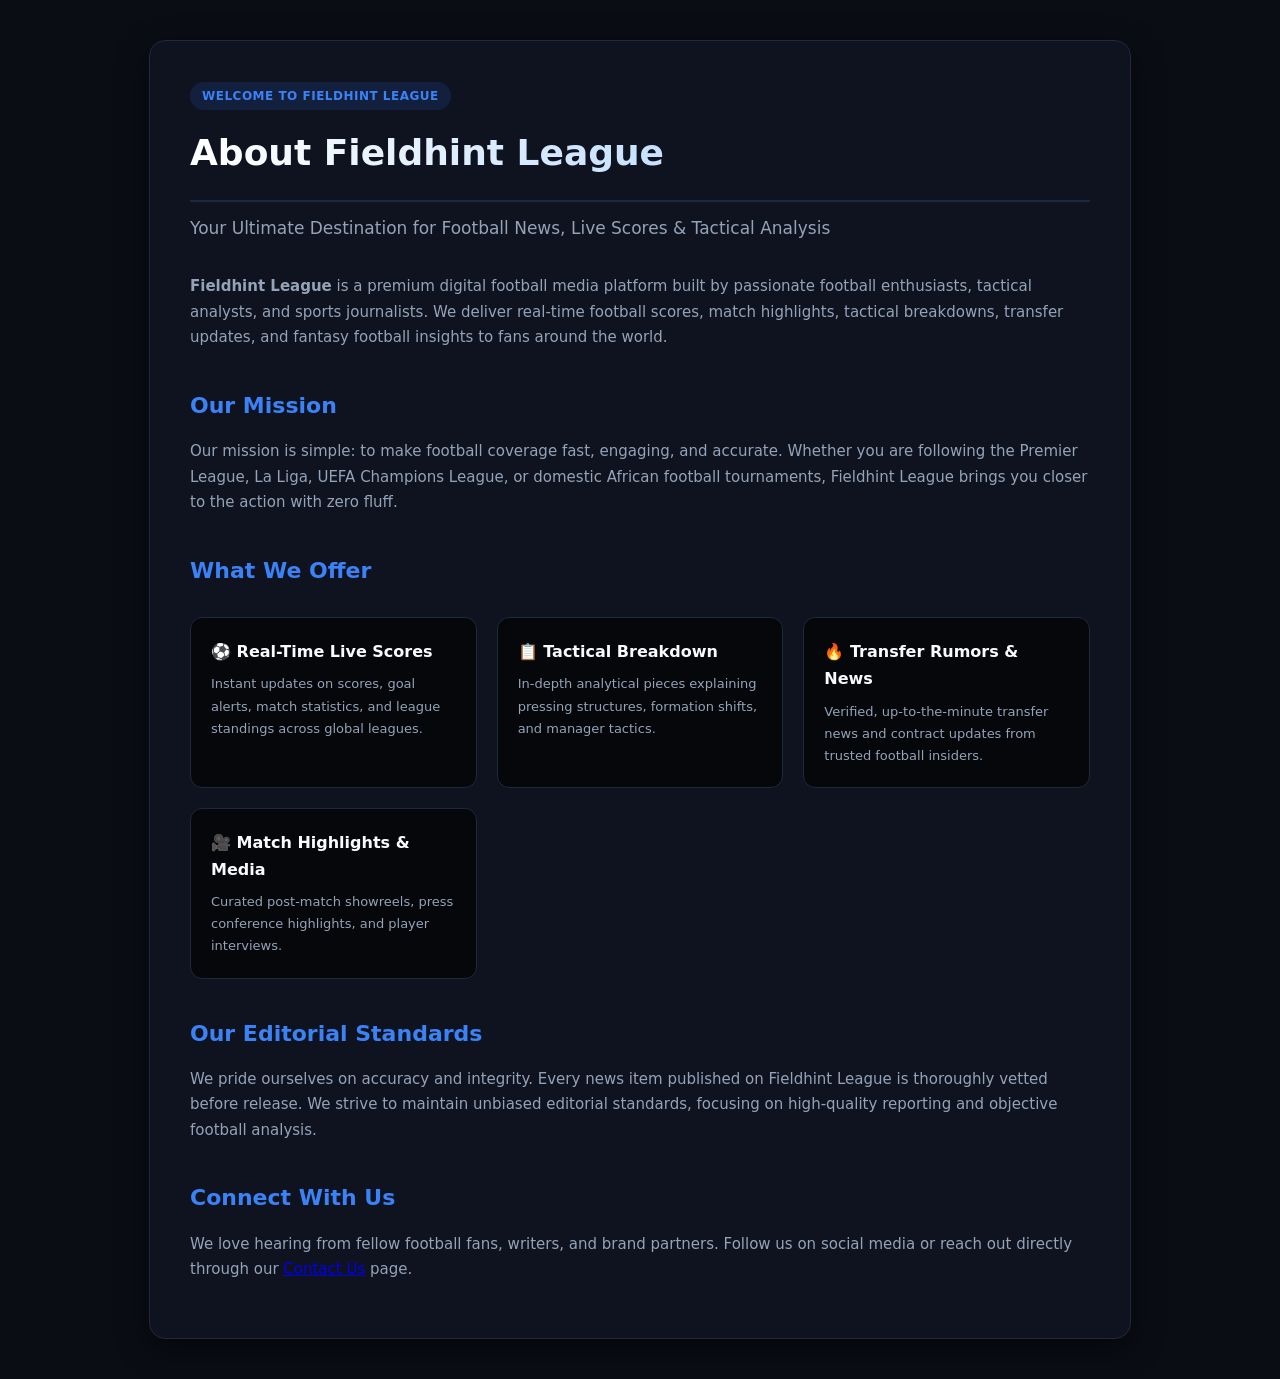
<file: pages/about-us.html>
<!DOCTYPE html>
<html lang="en">
<head>
  <meta charset="UTF-8">
  <meta name="viewport" content="width=device-width, initial-scale=1.0">
  <title>About Us - Fieldhint League</title>
  <style>
    :root {
      --bg-darker: #05070a;
      --bg-main: #0a0d14;
      --bg-card: #0f131f;
      --border: #1e293b;
      --text-1: #f8fafc;
      --text-2: #94a3b8;
      --text-3: #64748b;
      --primary: #2563eb;
      --primary-h: #3b82f6;
      --accent: #f97316;
      --font-title: 'Outfit', system-ui, sans-serif;
      --font-body: 'Inter', system-ui, sans-serif;
    }
    body {
      background: var(--bg-main);
      color: var(--text-1);
      font-family: var(--font-body);
      line-height: 1.7;
      margin: 0;
      padding: 40px 20px;
    }
    .page-container {
      max-width: 900px;
      margin: 0 auto;
      background: var(--bg-card);
      border: 1px solid var(--border);
      border-radius: 16px;
      padding: 40px;
      box-shadow: 0 10px 30px rgba(0,0,0,0.5);
    }
    h1 {
      font-family: var(--font-title);
      font-size: 36px;
      font-weight: 900;
      color: var(--text-1);
      margin-top: 0;
      margin-bottom: 12px;
      border-bottom: 2px solid var(--border);
      padding-bottom: 16px;
      background: linear-gradient(to right, #fff, #93c5fd);
      -webkit-background-clip: text;
      -webkit-text-fill-color: transparent;
    }
    .subtitle {
      color: var(--text-2);
      font-size: 17px;
      font-weight: 500;
      margin-bottom: 32px;
    }
    h2 {
      font-family: var(--font-title);
      font-size: 22px;
      font-weight: 800;
      color: var(--primary-h);
      margin-top: 36px;
      margin-bottom: 14px;
    }
    p, li {
      color: var(--text-2);
      font-size: 15px;
    }
    .grid-features {
      display: grid;
      grid-template-columns: repeat(auto-fit, minmax(240px, 1fr));
      gap: 20px;
      margin: 28px 0;
    }
    .feature-card {
      background: var(--bg-darker);
      border: 1px solid var(--border);
      border-radius: 12px;
      padding: 20px;
    }
    .feature-card h3 {
      font-family: var(--font-title);
      font-size: 16px;
      font-weight: 700;
      color: var(--text-1);
      margin-top: 0;
      margin-bottom: 8px;
    }
    .feature-card p {
      font-size: 13px;
      margin: 0;
      color: var(--text-2);
    }
    .hero-badge {
      display: inline-block;
      padding: 4px 12px;
      border-radius: 20px;
      background: rgba(37, 99, 235, 0.15);
      color: var(--primary-h);
      font-size: 12px;
      font-weight: 700;
      text-transform: uppercase;
      letter-spacing: 0.5px;
      margin-bottom: 12px;
    }
  </style>
</head>
<body>

<div class="page-container">
  <span class="hero-badge">Welcome to Fieldhint League</span>
  <h1>About Fieldhint League</h1>
  <div class="subtitle">Your Ultimate Destination for Football News, Live Scores & Tactical Analysis</div>

  <p><strong>Fieldhint League</strong> is a premium digital football media platform built by passionate football enthusiasts, tactical analysts, and sports journalists. We deliver real-time football scores, match highlights, tactical breakdowns, transfer updates, and fantasy football insights to fans around the world.</p>

  <h2>Our Mission</h2>
  <p>Our mission is simple: to make football coverage fast, engaging, and accurate. Whether you are following the Premier League, La Liga, UEFA Champions League, or domestic African football tournaments, Fieldhint League brings you closer to the action with zero fluff.</p>

  <h2>What We Offer</h2>
  <div class="grid-features">
    <div class="feature-card">
      <h3>⚽ Real-Time Live Scores</h3>
      <p>Instant updates on scores, goal alerts, match statistics, and league standings across global leagues.</p>
    </div>
    <div class="feature-card">
      <h3>📋 Tactical Breakdown</h3>
      <p>In-depth analytical pieces explaining pressing structures, formation shifts, and manager tactics.</p>
    </div>
    <div class="feature-card">
      <h3>🔥 Transfer Rumors & News</h3>
      <p>Verified, up-to-the-minute transfer news and contract updates from trusted football insiders.</p>
    </div>
    <div class="feature-card">
      <h3>🎥 Match Highlights & Media</h3>
      <p>Curated post-match showreels, press conference highlights, and player interviews.</p>
    </div>
  </div>

  <h2>Our Editorial Standards</h2>
  <p>We pride ourselves on accuracy and integrity. Every news item published on Fieldhint League is thoroughly vetted before release. We strive to maintain unbiased editorial standards, focusing on high-quality reporting and objective football analysis.</p>

  <h2>Connect With Us</h2>
  <p>We love hearing from fellow football fans, writers, and brand partners. Follow us on social media or reach out directly through our <a href="/p/contact-us.html">Contact Us</a> page.</p>
</div>

</body>
</html>
</file>
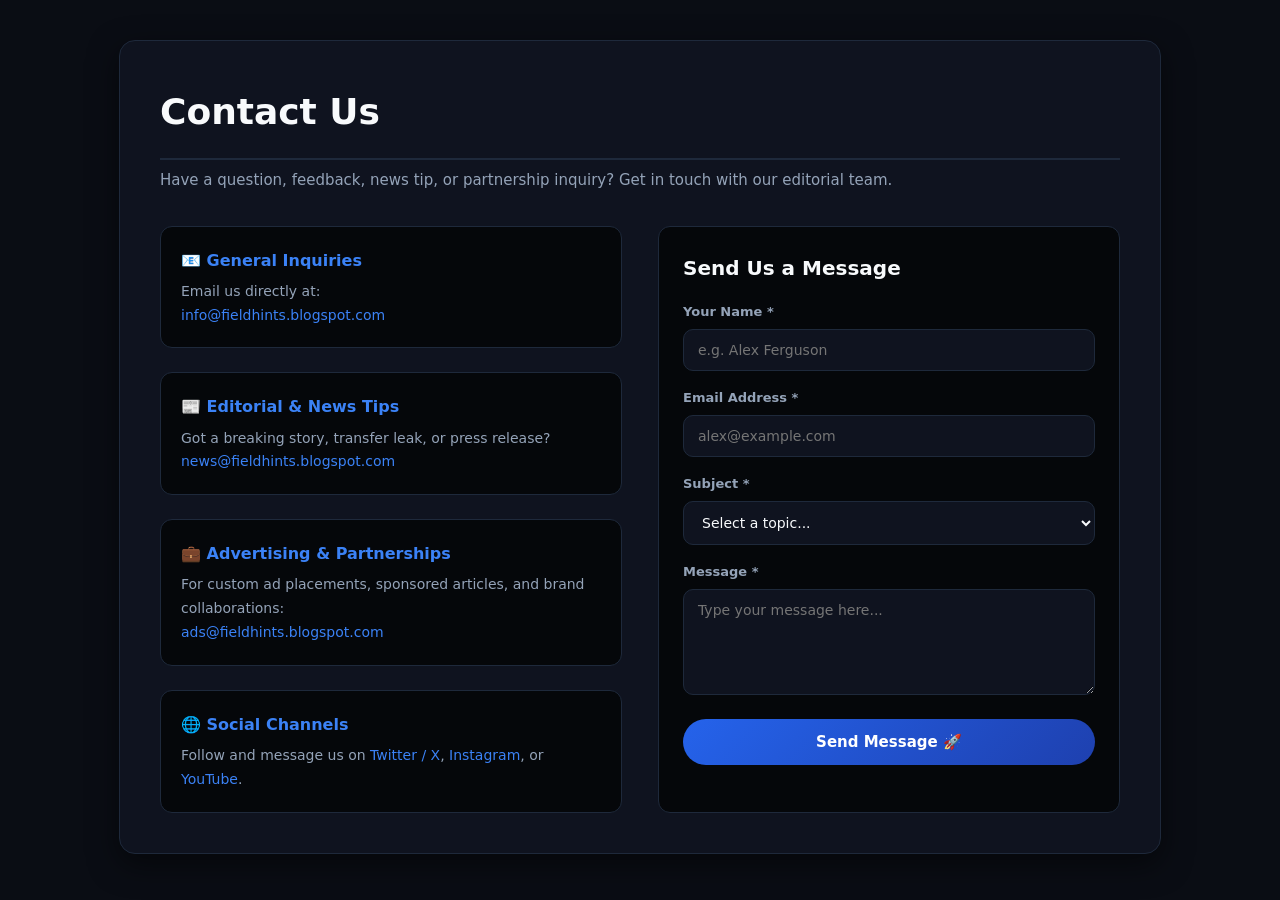
<file: pages/contact-us.html>
<!DOCTYPE html>
<html lang="en">
<head>
  <meta charset="UTF-8">
  <meta name="viewport" content="width=device-width, initial-scale=1.0">
  <title>Contact Us - Fieldhint League</title>
  <style>
    :root {
      --bg-darker: #05070a;
      --bg-main: #0a0d14;
      --bg-card: #0f131f;
      --border: #1e293b;
      --text-1: #f8fafc;
      --text-2: #94a3b8;
      --text-3: #64748b;
      --primary: #2563eb;
      --primary-h: #3b82f6;
      --primary-glow: rgba(37, 99, 235, 0.25);
      --accent: #f97316;
      --font-title: 'Outfit', system-ui, sans-serif;
      --font-body: 'Inter', system-ui, sans-serif;
    }
    body {
      background: var(--bg-main);
      color: var(--text-1);
      font-family: var(--font-body);
      line-height: 1.7;
      margin: 0;
      padding: 40px 20px;
    }
    .page-container {
      max-width: 960px;
      margin: 0 auto;
      background: var(--bg-card);
      border: 1px solid var(--border);
      border-radius: 16px;
      padding: 40px;
      box-shadow: 0 10px 30px rgba(0,0,0,0.5);
    }
    h1 {
      font-family: var(--font-title);
      font-size: 36px;
      font-weight: 900;
      color: var(--text-1);
      margin-top: 0;
      margin-bottom: 8px;
      border-bottom: 2px solid var(--border);
      padding-bottom: 16px;
    }
    .subtitle {
      color: var(--text-2);
      font-size: 15px;
      margin-bottom: 32px;
    }
    .contact-grid {
      display: grid;
      grid-template-columns: 1fr 1fr;
      gap: 36px;
    }
    @media (max-width: 768px) {
      .contact-grid {
        grid-template-columns: 1fr;
      }
    }
    .contact-info {
      display: flex;
      flex-direction: column;
      gap: 24px;
    }
    .info-card {
      background: var(--bg-darker);
      border: 1px solid var(--border);
      border-radius: 12px;
      padding: 20px;
    }
    .info-card h3 {
      font-family: var(--font-title);
      font-size: 16px;
      font-weight: 700;
      color: var(--primary-h);
      margin-top: 0;
      margin-bottom: 6px;
      display: flex;
      align-items: center;
      gap: 8px;
    }
    .info-card p {
      font-size: 14px;
      color: var(--text-2);
      margin: 0;
    }
    .info-card a {
      color: var(--primary-h);
      text-decoration: none;
    }
    .contact-form-card {
      background: var(--bg-darker);
      border: 1px solid var(--border);
      border-radius: 12px;
      padding: 24px;
    }
    .contact-form-card h2 {
      font-family: var(--font-title);
      font-size: 20px;
      font-weight: 800;
      color: var(--text-1);
      margin-top: 0;
      margin-bottom: 16px;
    }
    .form-group {
      margin-bottom: 16px;
    }
    .form-group label {
      display: block;
      font-size: 13px;
      font-weight: 600;
      color: var(--text-2);
      margin-bottom: 6px;
    }
    .form-group input, .form-group textarea, .form-group select {
      width: 100%;
      padding: 12px 14px;
      border-radius: 10px;
      border: 1px solid var(--border);
      background: var(--bg-card);
      color: var(--text-1);
      font-family: var(--font-body);
      font-size: 14px;
      box-sizing: border-box;
      transition: all 0.2s ease;
    }
    .form-group input:focus, .form-group textarea:focus, .form-group select:focus {
      outline: none;
      border-color: var(--primary);
      box-shadow: 0 0 0 3px var(--primary-glow);
    }
    .btn-submit {
      width: 100%;
      padding: 14px;
      border-radius: 30px;
      border: none;
      background: linear-gradient(135deg, var(--primary), #1e40af);
      color: #fff;
      font-family: var(--font-title);
      font-size: 15px;
      font-weight: 700;
      cursor: pointer;
      transition: all 0.2s ease;
    }
    .btn-submit:hover {
      background: var(--primary-h);
      transform: translateY(-2px);
      box-shadow: 0 4px 15px var(--primary-glow);
    }
    .status-msg {
      margin-top: 14px;
      padding: 12px;
      border-radius: 8px;
      font-size: 13px;
      display: none;
      text-align: center;
    }
    .status-msg.success {
      display: block;
      background: rgba(16, 185, 129, 0.15);
      border: 1px solid #10b981;
      color: #10b981;
    }
  </style>
</head>
<body>

<div class="page-container">
  <h1>Contact Us</h1>
  <div class="subtitle">Have a question, feedback, news tip, or partnership inquiry? Get in touch with our editorial team.</div>

  <div class="contact-grid">
    <div class="contact-info">
      <div class="info-card">
        <h3>📧 General Inquiries</h3>
        <p>Email us directly at: <br><a href="mailto:info@fieldhints.blogspot.com">info@fieldhints.blogspot.com</a></p>
      </div>
      <div class="info-card">
        <h3>📰 Editorial & News Tips</h3>
        <p>Got a breaking story, transfer leak, or press release?<br><a href="mailto:news@fieldhints.blogspot.com">news@fieldhints.blogspot.com</a></p>
      </div>
      <div class="info-card">
        <h3>💼 Advertising & Partnerships</h3>
        <p>For custom ad placements, sponsored articles, and brand collaborations:<br><a href="mailto:ads@fieldhints.blogspot.com">ads@fieldhints.blogspot.com</a></p>
      </div>
      <div class="info-card">
        <h3>🌐 Social Channels</h3>
        <p>Follow and message us on <a href="https://twitter.com" target="_blank" rel="noopener">Twitter / X</a>, <a href="https://instagram.com" target="_blank" rel="noopener">Instagram</a>, or <a href="https://youtube.com" target="_blank" rel="noopener">YouTube</a>.</p>
      </div>
    </div>

    <div class="contact-form-card">
      <h2>Send Us a Message</h2>
      <form id="contactForm" onsubmit="handleContactSubmit(event)">
        <div class="form-group">
          <label for="fullName">Your Name *</label>
          <input type="text" id="fullName" required placeholder="e.g. Alex Ferguson">
        </div>
        <div class="form-group">
          <label for="emailAddr">Email Address *</label>
          <input type="email" id="emailAddr" required placeholder="alex@example.com">
        </div>
        <div class="form-group">
          <label for="subject">Subject *</label>
          <select id="subject" required>
            <option value="">Select a topic...</option>
            <option value="General Query">General Query</option>
            <option value="News Tip">News Tip / Editorial</option>
            <option value="Advertising">Advertising & Partnerships</option>
            <option value="Feedback">Website Feedback</option>
          </select>
        </div>
        <div class="form-group">
          <label for="message">Message *</label>
          <textarea id="message" rows="5" required placeholder="Type your message here..."></textarea>
        </div>
        <button type="submit" class="btn-submit">Send Message 🚀</button>
        <div class="status-msg" id="statusMsg"></div>
      </form>
    </div>
  </div>
</div>

<script>
  function handleContactSubmit(e) {
    e.preventDefault();
    var msg = document.getElementById('statusMsg');
    msg.className = 'status-msg success';
    msg.textContent = '✅ Thank you! Your message has been sent successfully. We will get back to you shortly.';
    document.getElementById('contactForm').reset();
  }
</script>

</body>
</html>
</file>
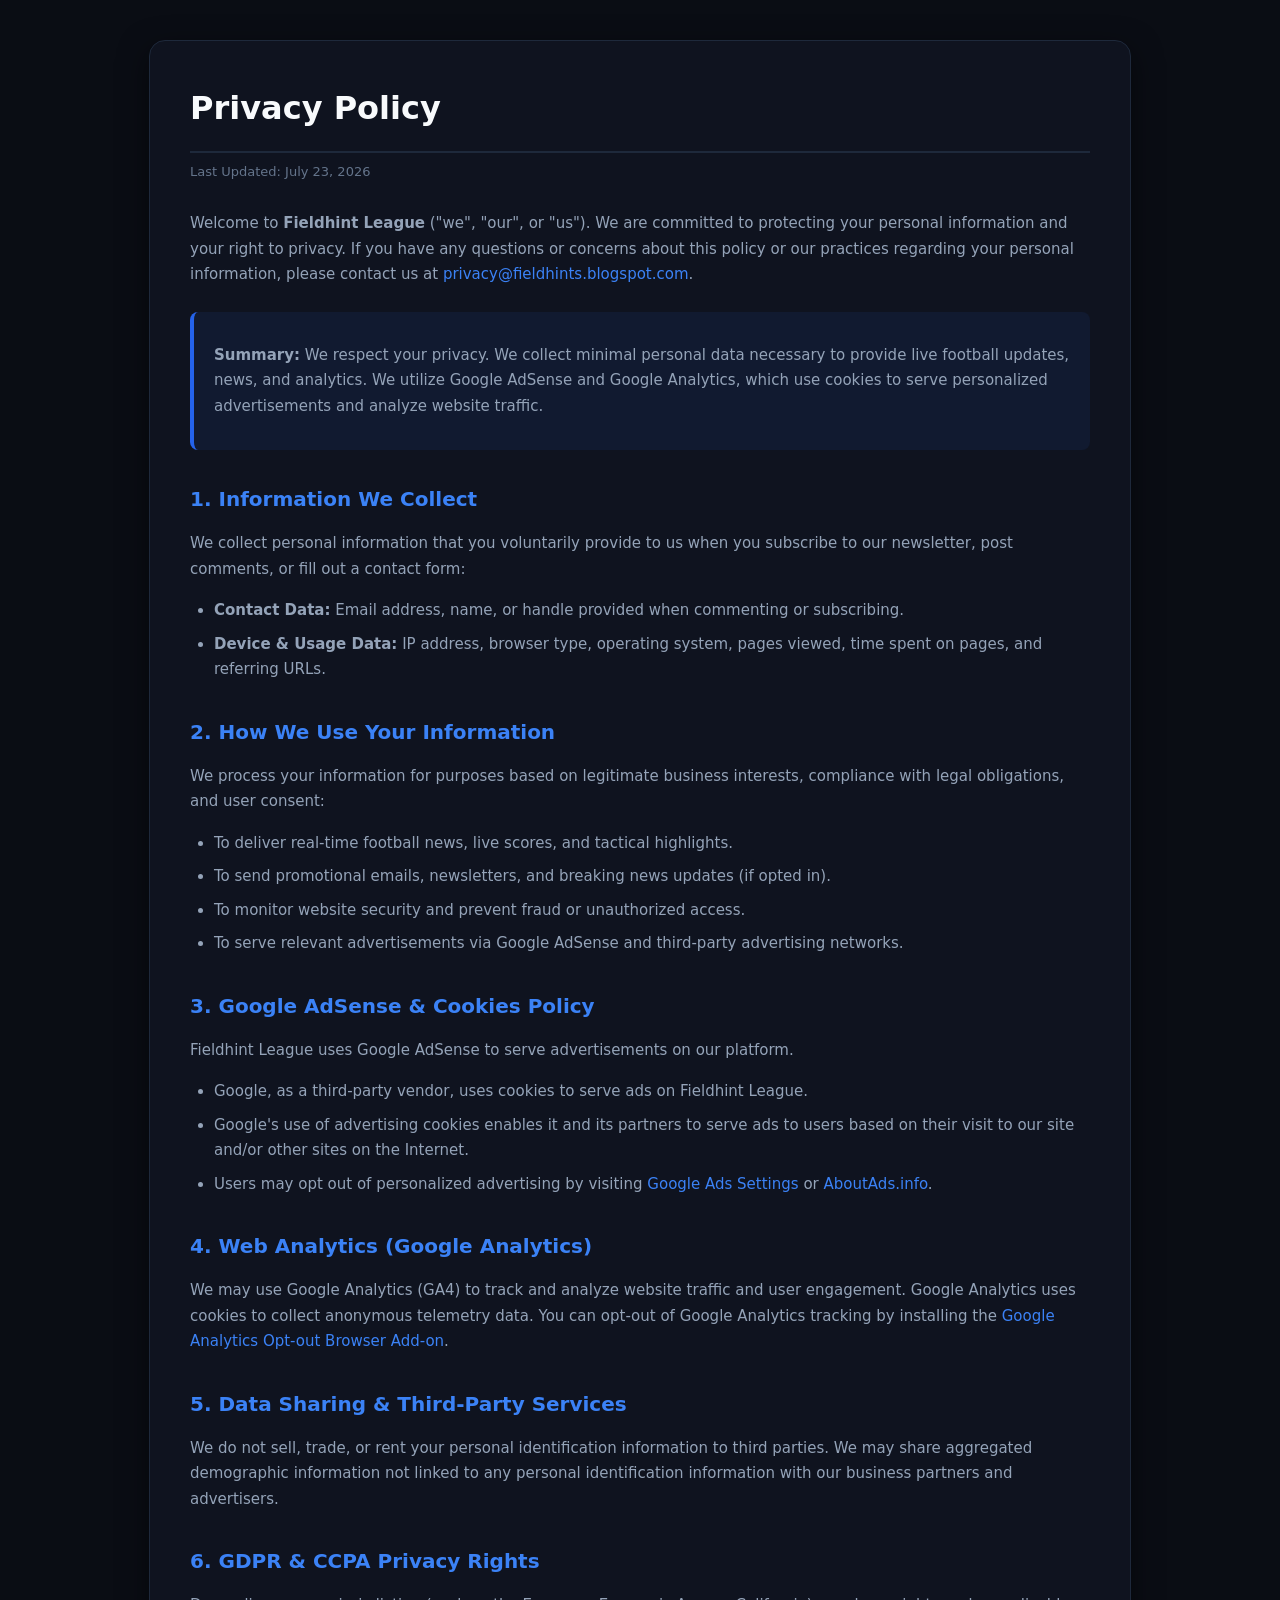
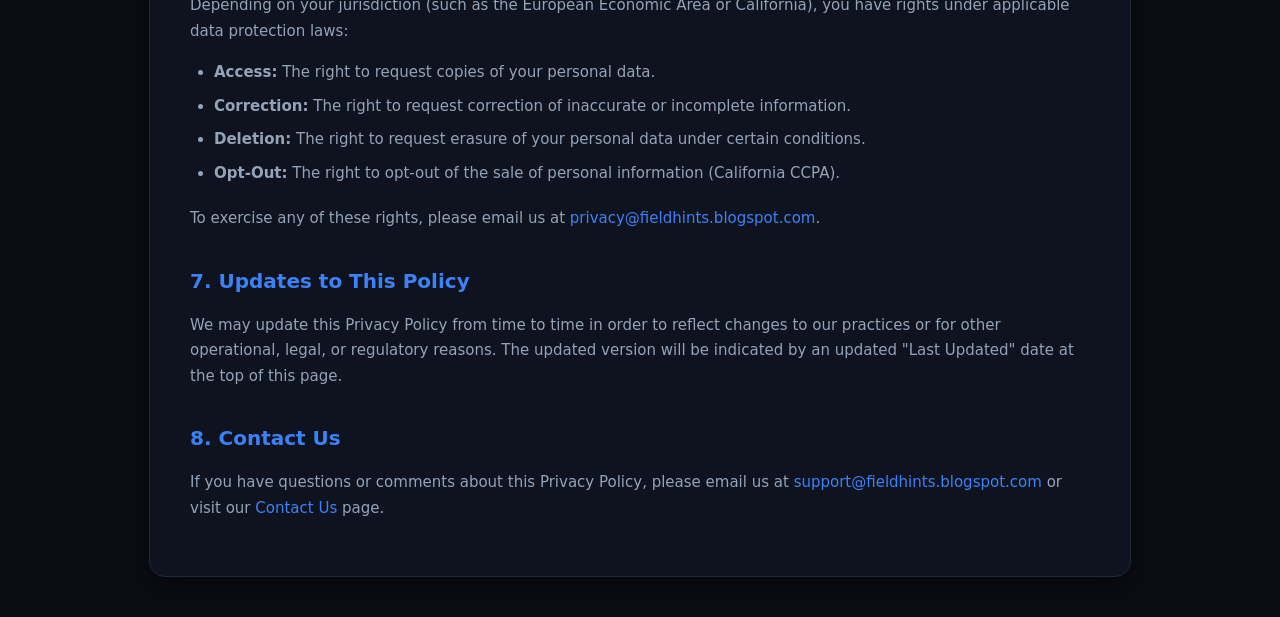
<file: pages/privacy-policy.html>
<!DOCTYPE html>
<html lang="en">
<head>
  <meta charset="UTF-8">
  <meta name="viewport" content="width=device-width, initial-scale=1.0">
  <title>Privacy Policy - Fieldhint League</title>
  <style>
    :root {
      --bg-darker: #05070a;
      --bg-main: #0a0d14;
      --bg-card: #0f131f;
      --border: #1e293b;
      --text-1: #f8fafc;
      --text-2: #94a3b8;
      --text-3: #64748b;
      --primary: #2563eb;
      --primary-h: #3b82f6;
      --accent: #f97316;
      --font-title: 'Outfit', system-ui, sans-serif;
      --font-body: 'Inter', system-ui, sans-serif;
    }
    body {
      background: var(--bg-main);
      color: var(--text-1);
      font-family: var(--font-body);
      line-height: 1.7;
      margin: 0;
      padding: 40px 20px;
    }
    .page-container {
      max-width: 900px;
      margin: 0 auto;
      background: var(--bg-card);
      border: 1px solid var(--border);
      border-radius: 16px;
      padding: 40px;
      box-shadow: 0 10px 30px rgba(0,0,0,0.5);
    }
    h1 {
      font-family: var(--font-title);
      font-size: 32px;
      font-weight: 800;
      color: var(--text-1);
      margin-top: 0;
      margin-bottom: 8px;
      border-bottom: 2px solid var(--border);
      padding-bottom: 16px;
    }
    .effective-date {
      color: var(--text-3);
      font-size: 13px;
      margin-bottom: 28px;
    }
    h2 {
      font-family: var(--font-title);
      font-size: 20px;
      font-weight: 700;
      color: var(--primary-h);
      margin-top: 32px;
      margin-bottom: 12px;
    }
    p, li {
      color: var(--text-2);
      font-size: 15px;
    }
    ul {
      padding-left: 24px;
      margin-bottom: 20px;
    }
    li {
      margin-bottom: 8px;
    }
    a {
      color: var(--primary-h);
      text-decoration: none;
    }
    a:hover {
      text-decoration: underline;
    }
    .highlight-box {
      background: rgba(37, 99, 235, 0.08);
      border-left: 4px solid var(--primary);
      padding: 16px 20px;
      border-radius: 8px;
      margin: 24px 0;
    }
  </style>
</head>
<body>

<div class="page-container">
  <h1>Privacy Policy</h1>
  <div class="effective-date">Last Updated: July 23, 2026</div>

  <p>Welcome to <strong>Fieldhint League</strong> ("we", "our", or "us"). We are committed to protecting your personal information and your right to privacy. If you have any questions or concerns about this policy or our practices regarding your personal information, please contact us at <a href="mailto:privacy@fieldhints.blogspot.com">privacy@fieldhints.blogspot.com</a>.</p>

  <div class="highlight-box">
    <p><strong>Summary:</strong> We respect your privacy. We collect minimal personal data necessary to provide live football updates, news, and analytics. We utilize Google AdSense and Google Analytics, which use cookies to serve personalized advertisements and analyze website traffic.</p>
  </div>

  <h2>1. Information We Collect</h2>
  <p>We collect personal information that you voluntarily provide to us when you subscribe to our newsletter, post comments, or fill out a contact form:</p>
  <ul>
    <li><strong>Contact Data:</strong> Email address, name, or handle provided when commenting or subscribing.</li>
    <li><strong>Device & Usage Data:</strong> IP address, browser type, operating system, pages viewed, time spent on pages, and referring URLs.</li>
  </ul>

  <h2>2. How We Use Your Information</h2>
  <p>We process your information for purposes based on legitimate business interests, compliance with legal obligations, and user consent:</p>
  <ul>
    <li>To deliver real-time football news, live scores, and tactical highlights.</li>
    <li>To send promotional emails, newsletters, and breaking news updates (if opted in).</li>
    <li>To monitor website security and prevent fraud or unauthorized access.</li>
    <li>To serve relevant advertisements via Google AdSense and third-party advertising networks.</li>
  </ul>

  <h2>3. Google AdSense & Cookies Policy</h2>
  <p>Fieldhint League uses Google AdSense to serve advertisements on our platform.</p>
  <ul>
    <li>Google, as a third-party vendor, uses cookies to serve ads on Fieldhint League.</li>
    <li>Google's use of advertising cookies enables it and its partners to serve ads to users based on their visit to our site and/or other sites on the Internet.</li>
    <li>Users may opt out of personalized advertising by visiting <a href="https://www.google.com/settings/ads" target="_blank" rel="noopener">Google Ads Settings</a> or <a href="https://www.aboutads.info/choices/" target="_blank" rel="noopener">AboutAds.info</a>.</li>
  </ul>

  <h2>4. Web Analytics (Google Analytics)</h2>
  <p>We may use Google Analytics (GA4) to track and analyze website traffic and user engagement. Google Analytics uses cookies to collect anonymous telemetry data. You can opt-out of Google Analytics tracking by installing the <a href="https://tools.google.com/dlpage/gaoptout" target="_blank" rel="noopener">Google Analytics Opt-out Browser Add-on</a>.</p>

  <h2>5. Data Sharing & Third-Party Services</h2>
  <p>We do not sell, trade, or rent your personal identification information to third parties. We may share aggregated demographic information not linked to any personal identification information with our business partners and advertisers.</p>

  <h2>6. GDPR & CCPA Privacy Rights</h2>
  <p>Depending on your jurisdiction (such as the European Economic Area or California), you have rights under applicable data protection laws:</p>
  <ul>
    <li><strong>Access:</strong> The right to request copies of your personal data.</li>
    <li><strong>Correction:</strong> The right to request correction of inaccurate or incomplete information.</li>
    <li><strong>Deletion:</strong> The right to request erasure of your personal data under certain conditions.</li>
    <li><strong>Opt-Out:</strong> The right to opt-out of the sale of personal information (California CCPA).</li>
  </ul>
  <p>To exercise any of these rights, please email us at <a href="mailto:privacy@fieldhints.blogspot.com">privacy@fieldhints.blogspot.com</a>.</p>

  <h2>7. Updates to This Policy</h2>
  <p>We may update this Privacy Policy from time to time in order to reflect changes to our practices or for other operational, legal, or regulatory reasons. The updated version will be indicated by an updated "Last Updated" date at the top of this page.</p>

  <h2>8. Contact Us</h2>
  <p>If you have questions or comments about this Privacy Policy, please email us at <a href="mailto:support@fieldhints.blogspot.com">support@fieldhints.blogspot.com</a> or visit our <a href="/p/contact-us.html">Contact Us</a> page.</p>
</div>

</body>
</html>
</file>
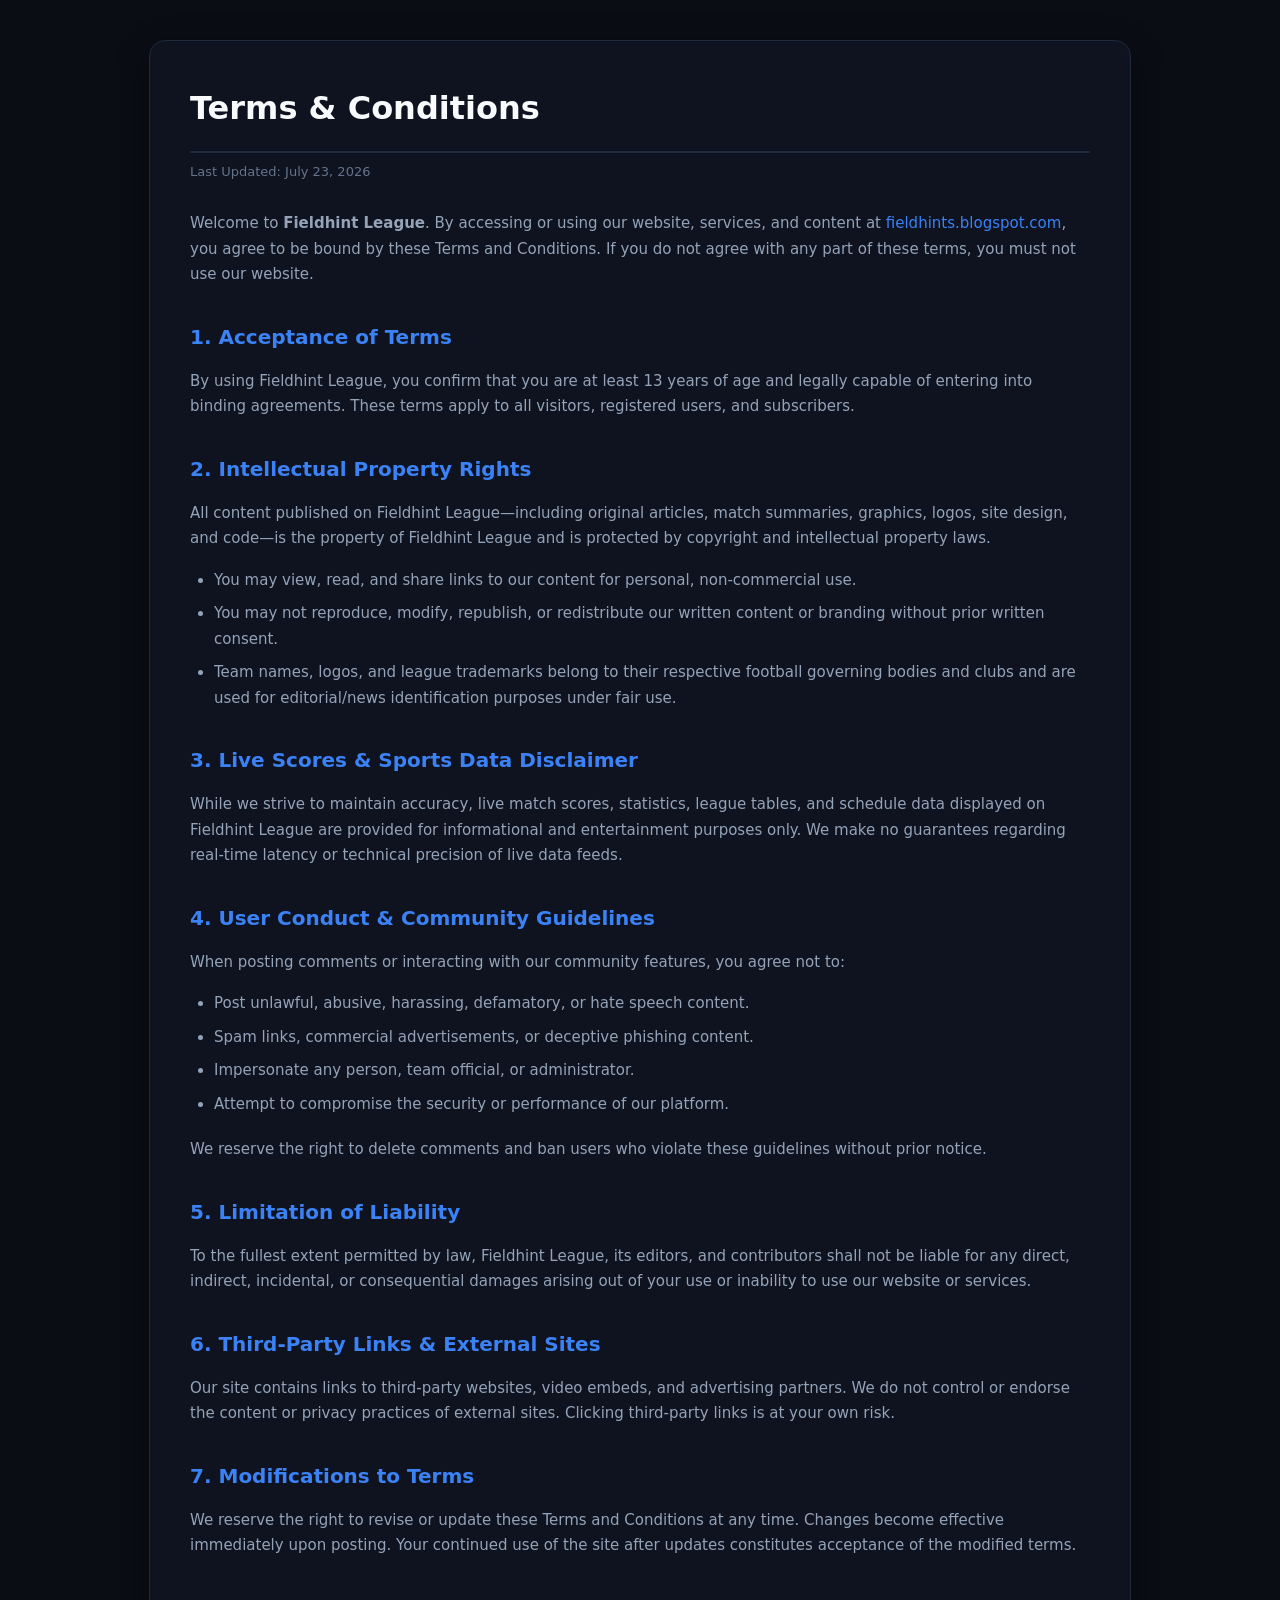
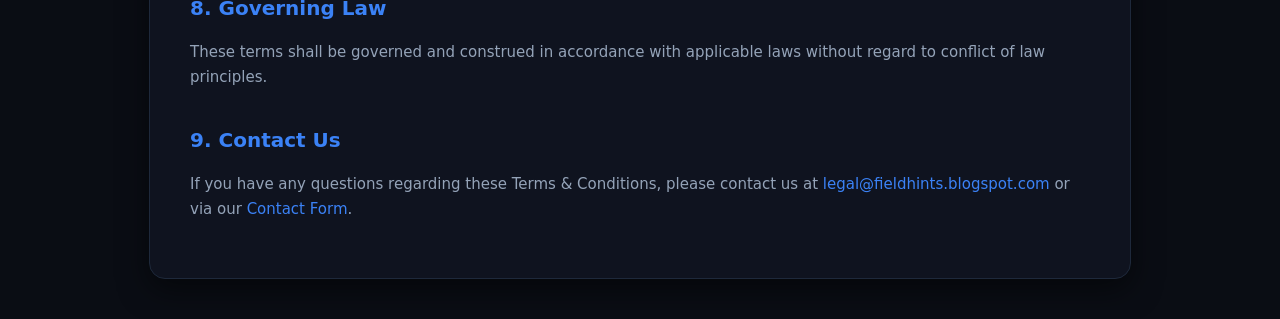
<file: pages/terms-and-conditions.html>
<!DOCTYPE html>
<html lang="en">
<head>
  <meta charset="UTF-8">
  <meta name="viewport" content="width=device-width, initial-scale=1.0">
  <title>Terms & Conditions - Fieldhint League</title>
  <style>
    :root {
      --bg-darker: #05070a;
      --bg-main: #0a0d14;
      --bg-card: #0f131f;
      --border: #1e293b;
      --text-1: #f8fafc;
      --text-2: #94a3b8;
      --text-3: #64748b;
      --primary: #2563eb;
      --primary-h: #3b82f6;
      --accent: #f97316;
      --font-title: 'Outfit', system-ui, sans-serif;
      --font-body: 'Inter', system-ui, sans-serif;
    }
    body {
      background: var(--bg-main);
      color: var(--text-1);
      font-family: var(--font-body);
      line-height: 1.7;
      margin: 0;
      padding: 40px 20px;
    }
    .page-container {
      max-width: 900px;
      margin: 0 auto;
      background: var(--bg-card);
      border: 1px solid var(--border);
      border-radius: 16px;
      padding: 40px;
      box-shadow: 0 10px 30px rgba(0,0,0,0.5);
    }
    h1 {
      font-family: var(--font-title);
      font-size: 32px;
      font-weight: 800;
      color: var(--text-1);
      margin-top: 0;
      margin-bottom: 8px;
      border-bottom: 2px solid var(--border);
      padding-bottom: 16px;
    }
    .effective-date {
      color: var(--text-3);
      font-size: 13px;
      margin-bottom: 28px;
    }
    h2 {
      font-family: var(--font-title);
      font-size: 20px;
      font-weight: 700;
      color: var(--primary-h);
      margin-top: 32px;
      margin-bottom: 12px;
    }
    p, li {
      color: var(--text-2);
      font-size: 15px;
    }
    ul {
      padding-left: 24px;
      margin-bottom: 20px;
    }
    li {
      margin-bottom: 8px;
    }
    a {
      color: var(--primary-h);
      text-decoration: none;
    }
    a:hover {
      text-decoration: underline;
    }
  </style>
</head>
<body>

<div class="page-container">
  <h1>Terms & Conditions</h1>
  <div class="effective-date">Last Updated: July 23, 2026</div>

  <p>Welcome to <strong>Fieldhint League</strong>. By accessing or using our website, services, and content at <a href="https://fieldhints.blogspot.com/">fieldhints.blogspot.com</a>, you agree to be bound by these Terms and Conditions. If you do not agree with any part of these terms, you must not use our website.</p>

  <h2>1. Acceptance of Terms</h2>
  <p>By using Fieldhint League, you confirm that you are at least 13 years of age and legally capable of entering into binding agreements. These terms apply to all visitors, registered users, and subscribers.</p>

  <h2>2. Intellectual Property Rights</h2>
  <p>All content published on Fieldhint League—including original articles, match summaries, graphics, logos, site design, and code—is the property of Fieldhint League and is protected by copyright and intellectual property laws.</p>
  <ul>
    <li>You may view, read, and share links to our content for personal, non-commercial use.</li>
    <li>You may not reproduce, modify, republish, or redistribute our written content or branding without prior written consent.</li>
    <li>Team names, logos, and league trademarks belong to their respective football governing bodies and clubs and are used for editorial/news identification purposes under fair use.</li>
  </ul>

  <h2>3. Live Scores & Sports Data Disclaimer</h2>
  <p>While we strive to maintain accuracy, live match scores, statistics, league tables, and schedule data displayed on Fieldhint League are provided for informational and entertainment purposes only. We make no guarantees regarding real-time latency or technical precision of live data feeds.</p>

  <h2>4. User Conduct & Community Guidelines</h2>
  <p>When posting comments or interacting with our community features, you agree not to:</p>
  <ul>
    <li>Post unlawful, abusive, harassing, defamatory, or hate speech content.</li>
    <li>Spam links, commercial advertisements, or deceptive phishing content.</li>
    <li>Impersonate any person, team official, or administrator.</li>
    <li>Attempt to compromise the security or performance of our platform.</li>
  </ul>
  <p>We reserve the right to delete comments and ban users who violate these guidelines without prior notice.</p>

  <h2>5. Limitation of Liability</h2>
  <p>To the fullest extent permitted by law, Fieldhint League, its editors, and contributors shall not be liable for any direct, indirect, incidental, or consequential damages arising out of your use or inability to use our website or services.</p>

  <h2>6. Third-Party Links & External Sites</h2>
  <p>Our site contains links to third-party websites, video embeds, and advertising partners. We do not control or endorse the content or privacy practices of external sites. Clicking third-party links is at your own risk.</p>

  <h2>7. Modifications to Terms</h2>
  <p>We reserve the right to revise or update these Terms and Conditions at any time. Changes become effective immediately upon posting. Your continued use of the site after updates constitutes acceptance of the modified terms.</p>

  <h2>8. Governing Law</h2>
  <p>These terms shall be governed and construed in accordance with applicable laws without regard to conflict of law principles.</p>

  <h2>9. Contact Us</h2>
  <p>If you have any questions regarding these Terms & Conditions, please contact us at <a href="mailto:legal@fieldhints.blogspot.com">legal@fieldhints.blogspot.com</a> or via our <a href="/p/contact-us.html">Contact Form</a>.</p>
</div>

</body>
</html>
</file>
